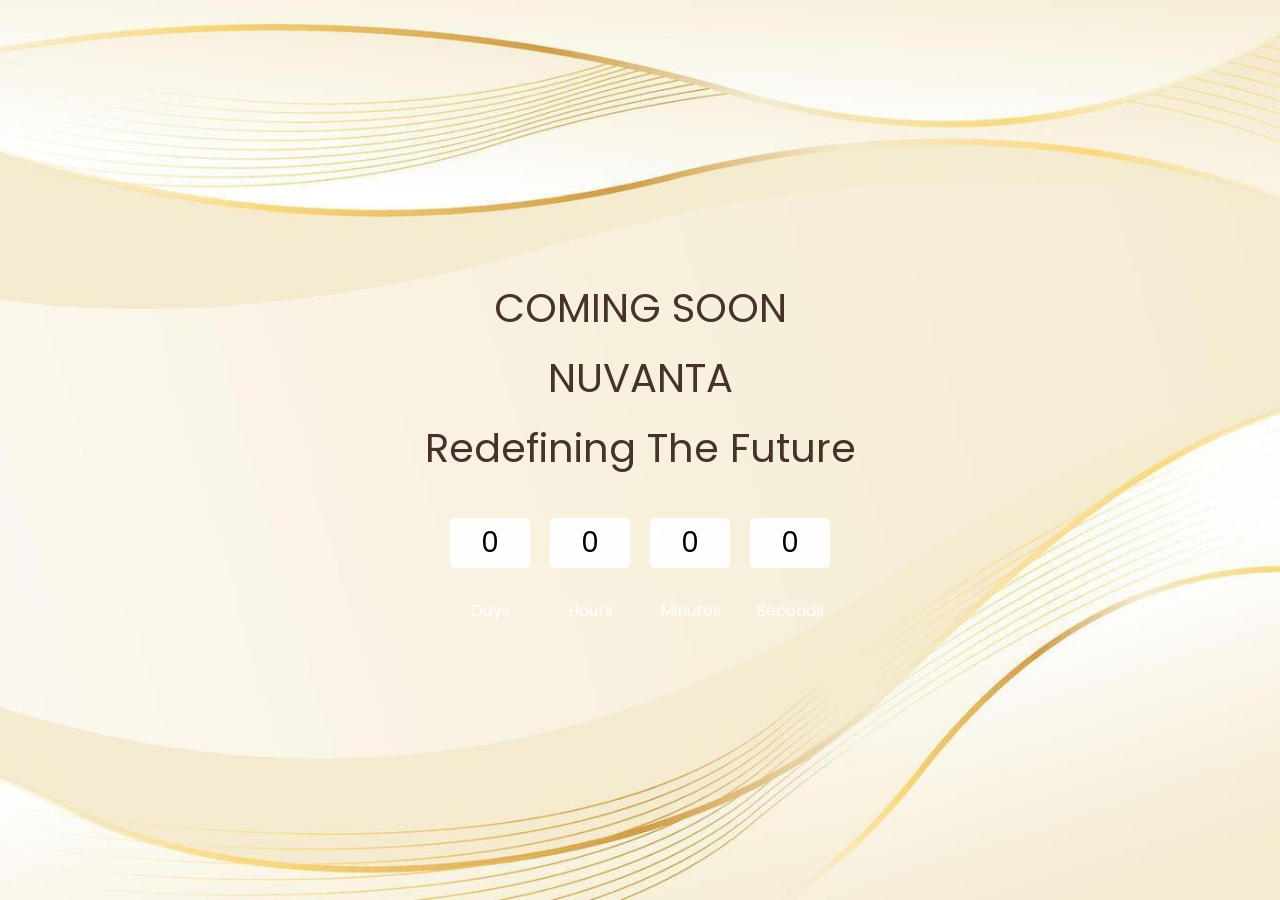
<file: count-down/index.html>
<!DOCTYPE html>
<html lang="en">

<head>
    <meta charset="UTF-8">
    <meta http-equiv="X-UA-Compatible" content="IE=edge">
    <meta name="viewport" content="width=device-width, initial-scale=1.0">
    <title>NUVANTA - Coming Soon</title>
    <link rel="stylesheet" href="css/custom.css">
</head>

<body>
    <div class="main">
        <div class="overlay">

            <div class="title">COMING SOON</div>
            <div class="title">NUVANTA</div>
            <div class="title">Redefining The Future</div>
            <div class="title" id="end-date" style="display:none;">15 March 2026 10:00 AM</div>

            <div class="col">
                <div>
                    <input type="text" readonly value="0">
                    <br/>
                    <label>Days</label>
                </div>
                <div>
                    <input type="text" readonly value="0">
                    <br/>
                    <label>Hours</label>
                </div>
                <div>
                    <input type="text" readonly value="0">
                    <br/>
                    <label>Minutes</label>
                </div>
                <div>
                    <input type="text" readonly value="0">
                    <br/>
                    <label>Seconds</label>
                </div>
            </div>

        </div>
    </div>

    <script src="js/app.js"></script>
</body>
</html>
</file>
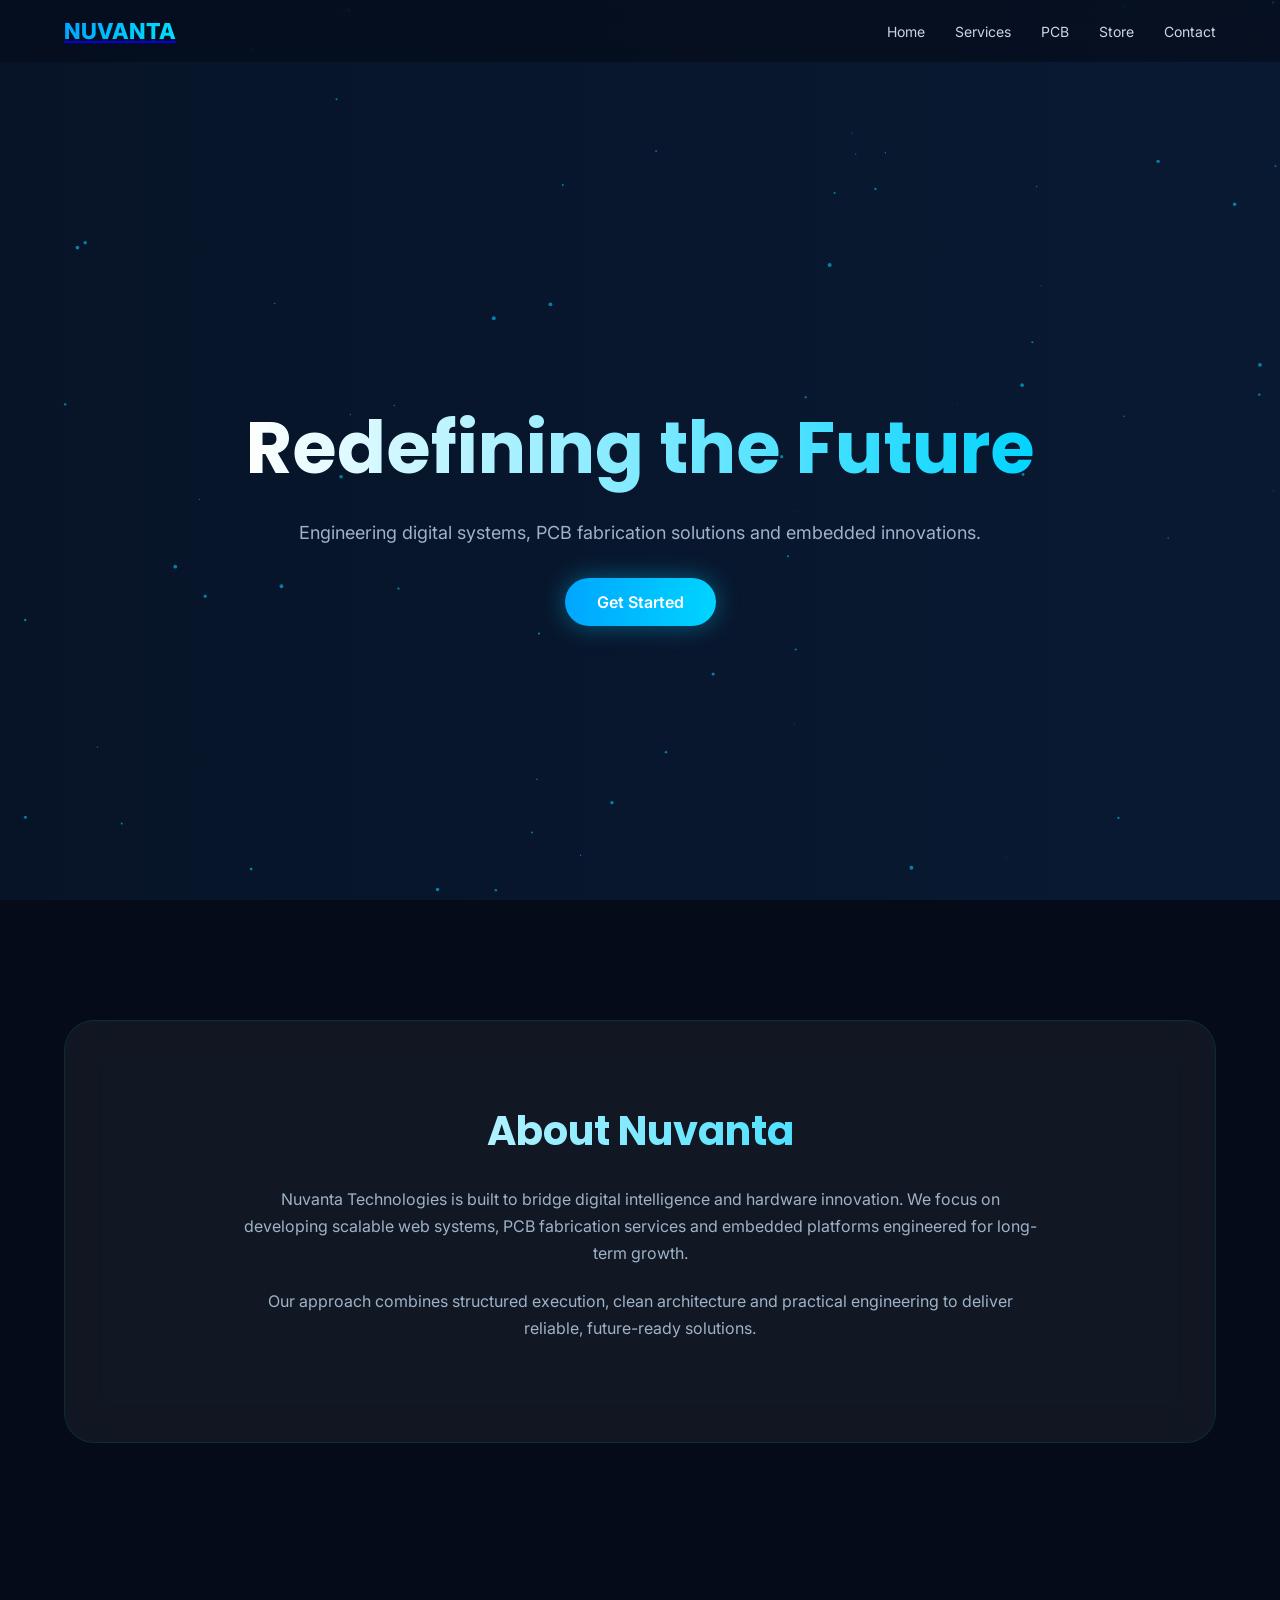
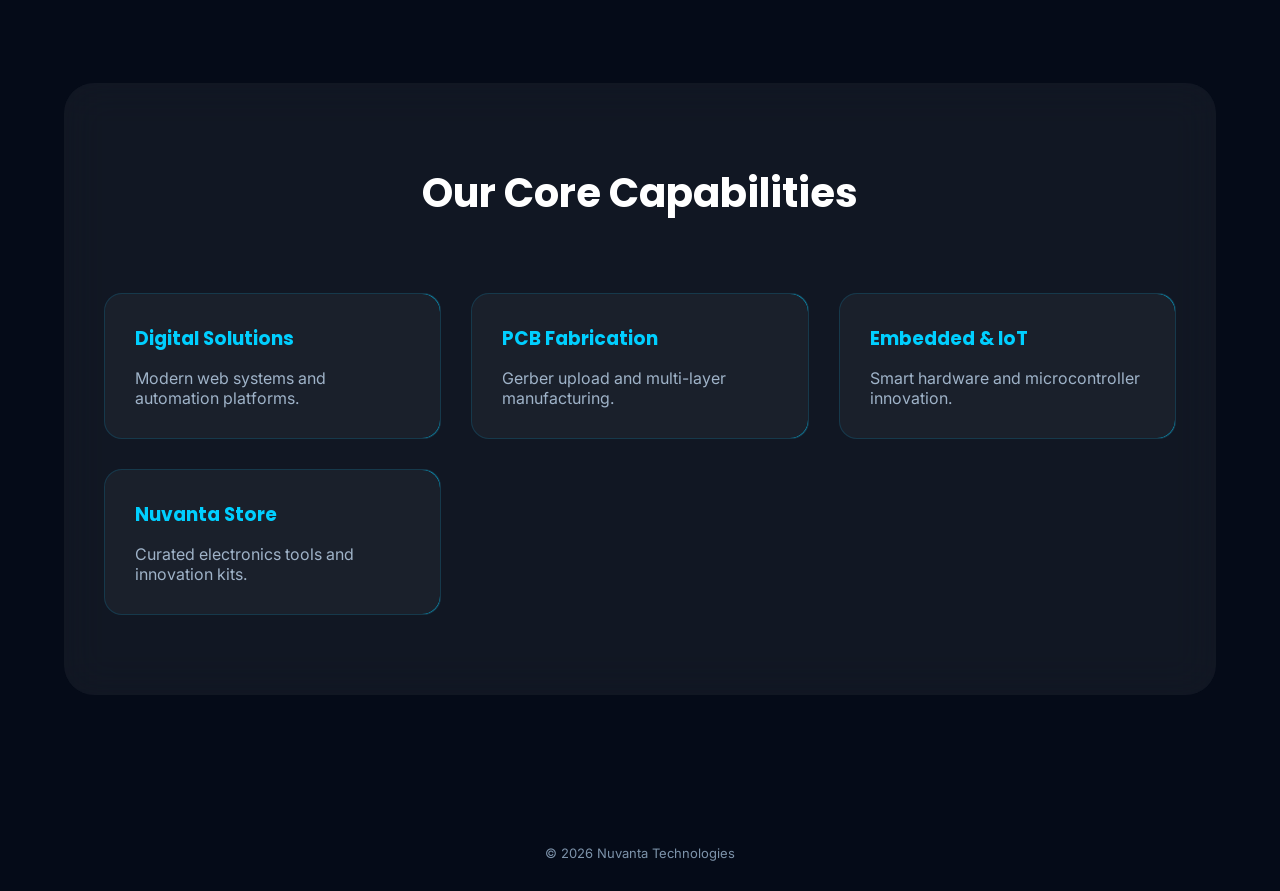
<file: frontend/index.html>
<!DOCTYPE html>
<html lang="en">
<head>
<meta charset="UTF-8">
<meta name="viewport" content="width=device-width, initial-scale=1.0">
<title>NamoNuvanta</title>

<link href="https://fonts.googleapis.com/css2?family=Poppins:wght@600;700;800&family=Inter:wght@400;500;600&display=swap" rel="stylesheet">

<style>

/* ================= ROOT ================= */

:root{
    --primary:#00cfff;
    --bg-dark:#050b18;
    --bg-secondary:#071428;
    --text-light:#9fb3c8;
}

/* ================= GLOBAL ================= */

*{
    margin:0;
    padding:0;
    box-sizing:border-box;
}

body{
    font-family:'Inter',sans-serif;
    background:var(--bg-dark);
    color:white;
    overflow-x:hidden;
}

h1,h2,h3{
    font-family:'Poppins',sans-serif;
}

.container{
    width:90%;
    max-width:1200px;
    margin:auto;
}

/* ================= ANIMATED GRADIENT BACKGROUND ================= */

body::before{
    content:"";
    position:fixed;
    inset:0;
    background:linear-gradient(270deg,#050b18,#071428,#0a1f3c,#071428);
    background-size:600% 600%;
    animation:bgMove 18s ease infinite;
    z-index:-3;
}

@keyframes bgMove{
    0%{background-position:0% 50%}
    50%{background-position:100% 50%}
    100%{background-position:0% 50%}
}

/* ================= NAV ================= */

nav{
    position:fixed;
    width:100%;
    padding:18px 0;
    backdrop-filter:blur(12px);
    background:rgba(5,11,24,0.6);
    z-index:1000;
}

.nav-inner{
    display:flex;
    justify-content:space-between;
    align-items:center;
}

.logo{
    font-weight:800;
    font-size:clamp(18px,2vw,22px);
    background:linear-gradient(90deg,#00a6ff,#00e0ff);
    -webkit-background-clip:text;
    -webkit-text-fill-color:transparent;
}

nav ul{
    list-style:none;
    display:flex;
    gap:30px;
}

nav ul li a{
    text-decoration:none;
    color:#cbd6e2;
    font-size:14px;
    transition:.3s;
}

nav ul li a:hover{
    color:var(--primary);
}

/* ================= HERO ================= */

.hero{
    min-height:100vh;
    display:flex;
    align-items:center;
    justify-content:center;
    text-align:center;
    padding-top:120px;
    position:relative;
}

.hero-content{
    max-width:850px;
    padding:0 20px;
}

.hero h1{
    font-size:clamp(36px,6vw,72px);
    margin-bottom:20px;
    background:linear-gradient(90deg,#ffffff,#00d4ff);
    -webkit-background-clip:text;
    -webkit-text-fill-color:transparent;
}

.hero p{
    color:var(--text-light);
    margin-bottom:35px;
    font-size:clamp(14px,2vw,18px);
}

.btn{
    display:inline-block;
    padding:14px 32px;
    border-radius:40px;
    background:linear-gradient(90deg,#00a6ff,#00d4ff);
    color:white;
    text-decoration:none;
    font-weight:600;
    box-shadow:0 0 25px rgba(0,200,255,0.4);
    transition:.3s;
}

.btn:hover{
    transform:translateY(-4px);
    box-shadow:0 0 35px rgba(0,200,255,0.7);
}

/* ================= PARTICLES ================= */

#particles{
    position:absolute;
    inset:0;
    z-index:-1;
}

/* ================= GLASS SECTION ================= */

.glass-section{
    padding:120px 0;
}

.glass-box{
    background:rgba(255,255,255,0.05);
    backdrop-filter:blur(20px);
    border-radius:30px;
    padding:80px 40px;
}

/* ================= FEATURES ================= */

.features h2{
    text-align:center;
    font-size:clamp(24px,4vw,40px);
    margin-bottom:70px;
}

.grid{
    display:grid;
    grid-template-columns:repeat(auto-fit,minmax(260px,1fr));
    gap:30px;
}

.card-link{
    text-decoration:none;
    color:inherit;
    display:block;
}

.card{
    position:relative;
    background:rgba(255,255,255,0.04);
    padding:30px;
    border-radius:18px;
    border:1px solid rgba(0,200,255,0.15);
    transition:.4s;
    overflow:hidden;
}

.card::before{
    content:"";
    position:absolute;
    inset:-2px;
    border-radius:20px;
    padding:2px;
    background:linear-gradient(90deg,transparent,#00cfff,transparent);
    background-size:200% 100%;
    animation:borderMove 4s linear infinite;
    -webkit-mask:
      linear-gradient(#000 0 0) content-box,
      linear-gradient(#000 0 0);
    -webkit-mask-composite:xor;
    mask-composite:exclude;
}

@keyframes borderMove{
    0%{background-position:0% 0}
    100%{background-position:200% 0}
}

.card-link:hover .card{
    transform:translateY(-10px);
    box-shadow:0 0 40px rgba(0,200,255,0.4);
}

.card h3{
    color:var(--primary);
    margin-bottom:15px;
}

.card p{
    color:var(--text-light);
}

/* ================= SCROLL REVEAL ================= */

.reveal{
    opacity:0;
    transform:translateY(80px);
    transition:all 1s ease;
}

.reveal.active{
    opacity:1;
    transform:translateY(0);
}
/* ================= ABOUT SECTION ================= */

.about-section{
    padding:120px 0;
}

.about-glass{
    background:rgba(255,255,255,0.05);
    backdrop-filter:blur(20px);
    border-radius:30px;
    padding:80px 40px;
    border:1px solid rgba(0,200,255,0.1);
    transition:.4s;
}

.about-glass:hover{
    box-shadow:0 0 40px rgba(0,200,255,0.3);
}

.about-content{
    max-width:800px;
    margin:auto;
    text-align:center;
}

.about-content h2{
    font-size:clamp(24px,4vw,40px);
    margin-bottom:25px;
    background:linear-gradient(90deg,#ffffff,#00d4ff);
    -webkit-background-clip:text;
    -webkit-text-fill-color:transparent;
}

.about-content p{
    color:var(--text-light);
    line-height:1.7;
    margin-bottom:20px;
}

/* ================= FOOTER ================= */

footer{
    padding:30px 0;
    text-align:center;
    color:#7d93aa;
    font-size:13px;
}

</style>
</head>
<body>

<nav>
<div class="container nav-inner">
    <a href="index.html"><div class="logo"> NUVANTA </div></a>
    <ul>
        <li><a href="index.html">Home</a></li>
        <li><a href="sirvices.html">Services</a></li>
        <li><a href="pcb.html">PCB</a></li>
        <li><a href="store.html">Store</a></li>
        <li><a href="contact.html">Contact</a></li>
    </ul>
</div>
</nav>

<section class="hero reveal">
<canvas id="particles"></canvas>
<div class="hero-content">
    <h1>Redefining the Future</h1>
    <p>Engineering digital systems, PCB fabrication solutions and embedded innovations.</p>
    <a href="contact.html" class="btn">Get Started</a>
</div>
</section>
<section class="about-section reveal">
<div class="container">
<div class="about-glass">

    <div class="about-content">
        <h2>About Nuvanta</h2>

        <p>
        Nuvanta Technologies is built to bridge digital intelligence and hardware innovation.
        We focus on developing scalable web systems, PCB fabrication services and embedded
        platforms engineered for long-term growth.
        </p>

        <p>
        Our approach combines structured execution, clean architecture and practical
        engineering to deliver reliable, future-ready solutions.
        </p>

    </div>

</div>
</div>
</section>

<section class="glass-section reveal">
<div class="container">
<div class="glass-box">

<div class="features">
<h2>Our Core Capabilities</h2>
<div class="grid">

<a href="sirvices.html" class="card-link">
<div class="card">
<h3>Digital Solutions</h3>
<p>Modern web systems and automation platforms.</p>
</div>
</a>

<a href="pcb.html" class="card-link">
<div class="card">
<h3>PCB Fabrication</h3>
<p>Gerber upload and multi-layer manufacturing.</p>
</div>
</a>

<a href="#" class="card-link">
<div class="card">
<h3>Embedded & IoT</h3>
<p>Smart hardware and microcontroller innovation.</p>
</div>
</a>

<a href="store.html" class="card-link">
<div class="card">
<h3>Nuvanta Store</h3>
<p>Curated electronics tools and innovation kits.</p>
</div>
</a>

</div>
</div>

</div>
</div>
</section>

<footer>
© 2026 Nuvanta Technologies
</footer>

<script>

/* Scroll Reveal */
function revealOnScroll(){
    document.querySelectorAll(".reveal").forEach(el=>{
        if(el.getBoundingClientRect().top < window.innerHeight-100){
            el.classList.add("active");
        }
    });
}
window.addEventListener("scroll",revealOnScroll);
revealOnScroll();

/* Particle System */
const canvas=document.getElementById("particles");
const ctx=canvas.getContext("2d");
let particles=[];
canvas.width=window.innerWidth;
canvas.height=window.innerHeight;

for(let i=0;i<80;i++){
    particles.push({
        x:Math.random()*canvas.width,
        y:Math.random()*canvas.height,
        size:Math.random()*2,
        speedY:Math.random()*0.5
    });
}

function animate(){
    ctx.clearRect(0,0,canvas.width,canvas.height);
    ctx.fillStyle="rgba(0,200,255,0.6)";
    particles.forEach(p=>{
        p.y+=p.speedY;
        if(p.y>canvas.height) p.y=0;
        ctx.beginPath();
        ctx.arc(p.x,p.y,p.size,0,Math.PI*2);
        ctx.fill();
    });
    requestAnimationFrame(animate);
}
animate();

</script>

</body>
</html>
</file>
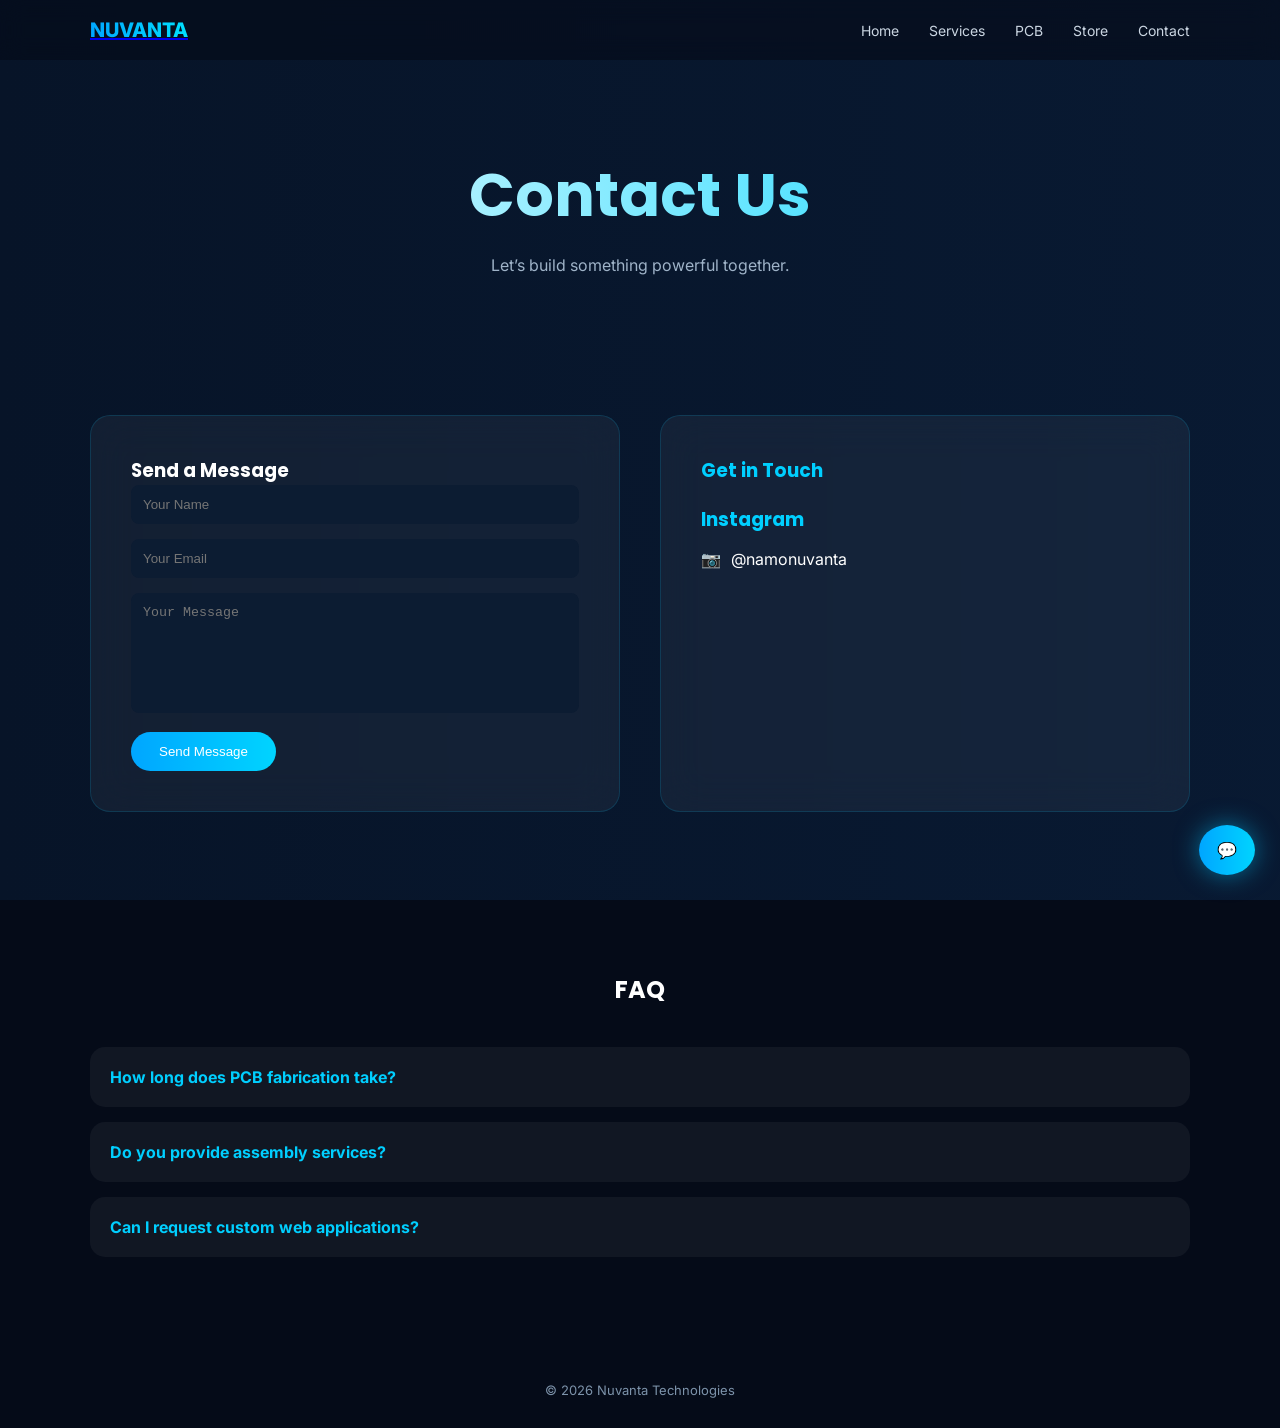
<file: frontend/contact.html>
<!DOCTYPE html>
<html lang="en">
<head>
<meta charset="UTF-8">
<meta name="viewport" content="width=device-width, initial-scale=1.0">
<title>Contact | Nuvanta Technologies</title>

<link href="https://fonts.googleapis.com/css2?family=Poppins:wght@600;700;800&family=Inter:wght@400;500;600&display=swap" rel="stylesheet">

<style>

/* ================= ROOT ================= */

:root{
    --primary:#00cfff;
    --bg-dark:#050b18;
    --bg-secondary:#071428;
    --text-light:#9fb3c8;
}

*{
    margin:0;
    padding:0;
    box-sizing:border-box;
}

body{
    font-family:'Inter',sans-serif;
    background:var(--bg-dark);
    color:white;
    overflow-x:hidden;
}

h1,h2,h3{
    font-family:'Poppins',sans-serif;
}

.container{
    width:90%;
    max-width:1100px;
    margin:auto;
}

/* ================= BACKGROUND ================= */

body::before{
    content:"";
    position:fixed;
    inset:0;
    background:linear-gradient(270deg,#050b18,#071428,#0a1f3c,#071428);
    background-size:600% 600%;
    animation:bgMove 18s ease infinite;
    z-index:-3;
}

@keyframes bgMove{
    0%{background-position:0% 50%}
    50%{background-position:100% 50%}
    100%{background-position:0% 50%}
}

/* ================= NAV ================= */

nav{
    position:fixed;
    width:100%;
    padding:18px 0;
    backdrop-filter:blur(12px);
    background:rgba(5,11,24,0.6);
    z-index:1000;
}

.nav-inner{
    display:flex;
    justify-content:space-between;
    align-items:center;
}

.logo{
    font-weight:800;
    font-size:20px;
    background:linear-gradient(90deg,#00a6ff,#00e0ff);
    -webkit-background-clip:text;
    -webkit-text-fill-color:transparent;
}

nav ul{
    list-style:none;
    display:flex;
    gap:30px;
}

nav ul li a{
    text-decoration:none;
    color:#cbd6e2;
    font-size:14px;
    transition:.3s;
}

nav ul li a:hover{
    color:var(--primary);
}

/* ================= HERO ================= */

.hero{
    padding-top:150px;
    padding-bottom:60px;
    text-align:center;
}

.hero h1{
    font-size:clamp(30px,5vw,60px);
    margin-bottom:15px;
    background:linear-gradient(90deg,#ffffff,#00d4ff);
    -webkit-background-clip:text;
    -webkit-text-fill-color:transparent;
}

.hero p{
    color:var(--text-light);
}

/* ================= CONTACT GRID ================= */

.contact-section{
    padding:80px 0;
}

.grid{
    display:grid;
    grid-template-columns:repeat(auto-fit,minmax(300px,1fr));
    gap:40px;
}

/* ================= FORM ================= */

.form-box{
    background:rgba(255,255,255,0.05);
    backdrop-filter:blur(20px);
    padding:40px;
    border-radius:20px;
    border:1px solid rgba(0,200,255,0.15);
}

.form-box input,
.form-box textarea{
    width:100%;
    padding:12px;
    margin-bottom:15px;
    border-radius:8px;
    border:none;
    background:#0c1c32;
    color:white;
}

.form-box textarea{
    resize:none;
    height:120px;
}

.btn{
    display:inline-block;
    padding:12px 28px;
    border-radius:30px;
    background:linear-gradient(90deg,#00a6ff,#00d4ff);
    color:white;
    text-decoration:none;
    border:none;
    cursor:pointer;
    transition:.3s;
}

.btn:hover{
    transform:translateY(-3px);
}

/* ================= INFO BOX ================= */

.info-box{
    background:rgba(255,255,255,0.05);
    backdrop-filter:blur(20px);
    padding:40px;
    border-radius:20px;
    border:1px solid rgba(0,200,255,0.15);
}

.info-box h3{
    color:var(--primary);
    margin-bottom:15px;
}

.info-box p{
    color:var(--text-light);
    margin-bottom:10px;
}

.social{
    margin-top:20px;
}

.social a{
    display:flex;
    align-items:center;
    gap:10px;
    color:white;
    text-decoration:none;
    margin-bottom:10px;
    transition:.3s;
}

.social a:hover{
    color:var(--primary);
}

/* ================= FAQ ================= */

.faq{
    padding:80px 0;
}

.faq-item{
    margin-bottom:15px;
    background:rgba(255,255,255,0.05);
    padding:20px;
    border-radius:15px;
    cursor:pointer;
}

.faq-item h4{
    color:var(--primary);
}

.faq-item p{
    display:none;
    margin-top:10px;
    color:var(--text-light);
}

/* ================= CHAT BUTTON ================= */

.chat-btn{
    position:fixed;
    bottom:25px;
    right:25px;
    background:linear-gradient(90deg,#00a6ff,#00d4ff);
    padding:15px 18px;
    border-radius:50%;
    box-shadow:0 0 25px rgba(0,200,255,0.5);
    cursor:pointer;
    z-index:1000;
}

/* ================= FOOTER ================= */

footer{
    padding:30px 0;
    text-align:center;
    color:#7d93aa;
    font-size:13px;
}

</style>
</head>
<body>

<nav>
<div class="container nav-inner">
    <a href="index.html"><div class="logo"> NUVANTA </div></a>
    <ul>
        <li><a href="index.html">Home</a></li>
        <li><a href="sirvices.html">Services</a></li>
        <li><a href="pcb.html">PCB</a></li>
        <li><a href="store.html">Store</a></li>
        <li><a href="contact.html">Contact</a></li>
    </ul>
</div>
</nav>

<section class="hero">
<div class="container">
    <h1>Contact Us</h1>
    <p>Let’s build something powerful together.</p>
</div>
</section>

<section class="contact-section">
<div class="container">
<div class="grid">

<div class="form-box">
<h3>Send a Message</h3>
<input type="text" placeholder="Your Name">
<input type="email" placeholder="Your Email">
<textarea placeholder="Your Message"></textarea>
<button class="btn">Send Message</button>
</div>

<div class="info-box">
<h3>Get in Touch</h3>

<div class="social">
<h3>Instagram</h3>
<a href="https://www.instagram.com/namonuvanta/"><span>📷</span> @namonuvanta</a>

</div>

</div>

</div>
</div>
</section>

<section class="faq">
<div class="container">
<h2 style="text-align:center;margin-bottom:40px;">FAQ</h2>

<div class="faq-item" onclick="toggleFAQ(this)">
<h4>How long does PCB fabrication take?</h4>
<p>Typically 5–10 working days depending on complexity and quantity.</p>
</div>

<div class="faq-item" onclick="toggleFAQ(this)">
<h4>Do you provide assembly services?</h4>
<p>Assembly services are planned for future release.</p>
</div>

<div class="faq-item" onclick="toggleFAQ(this)">
<h4>Can I request custom web applications?</h4>
<p>Yes, we develop custom digital platforms based on requirements.</p>
</div>

</div>
</section>

<div class="chat-btn" onclick="alert('Chat integration coming soon!')">
💬
</div>

<footer>
© 2026 Nuvanta Technologies
</footer>

<script>
function toggleFAQ(element){
    const p = element.querySelector("p");
    p.style.display = p.style.display === "block" ? "none" : "block";
}
</script>

</body>
</html>
</file>
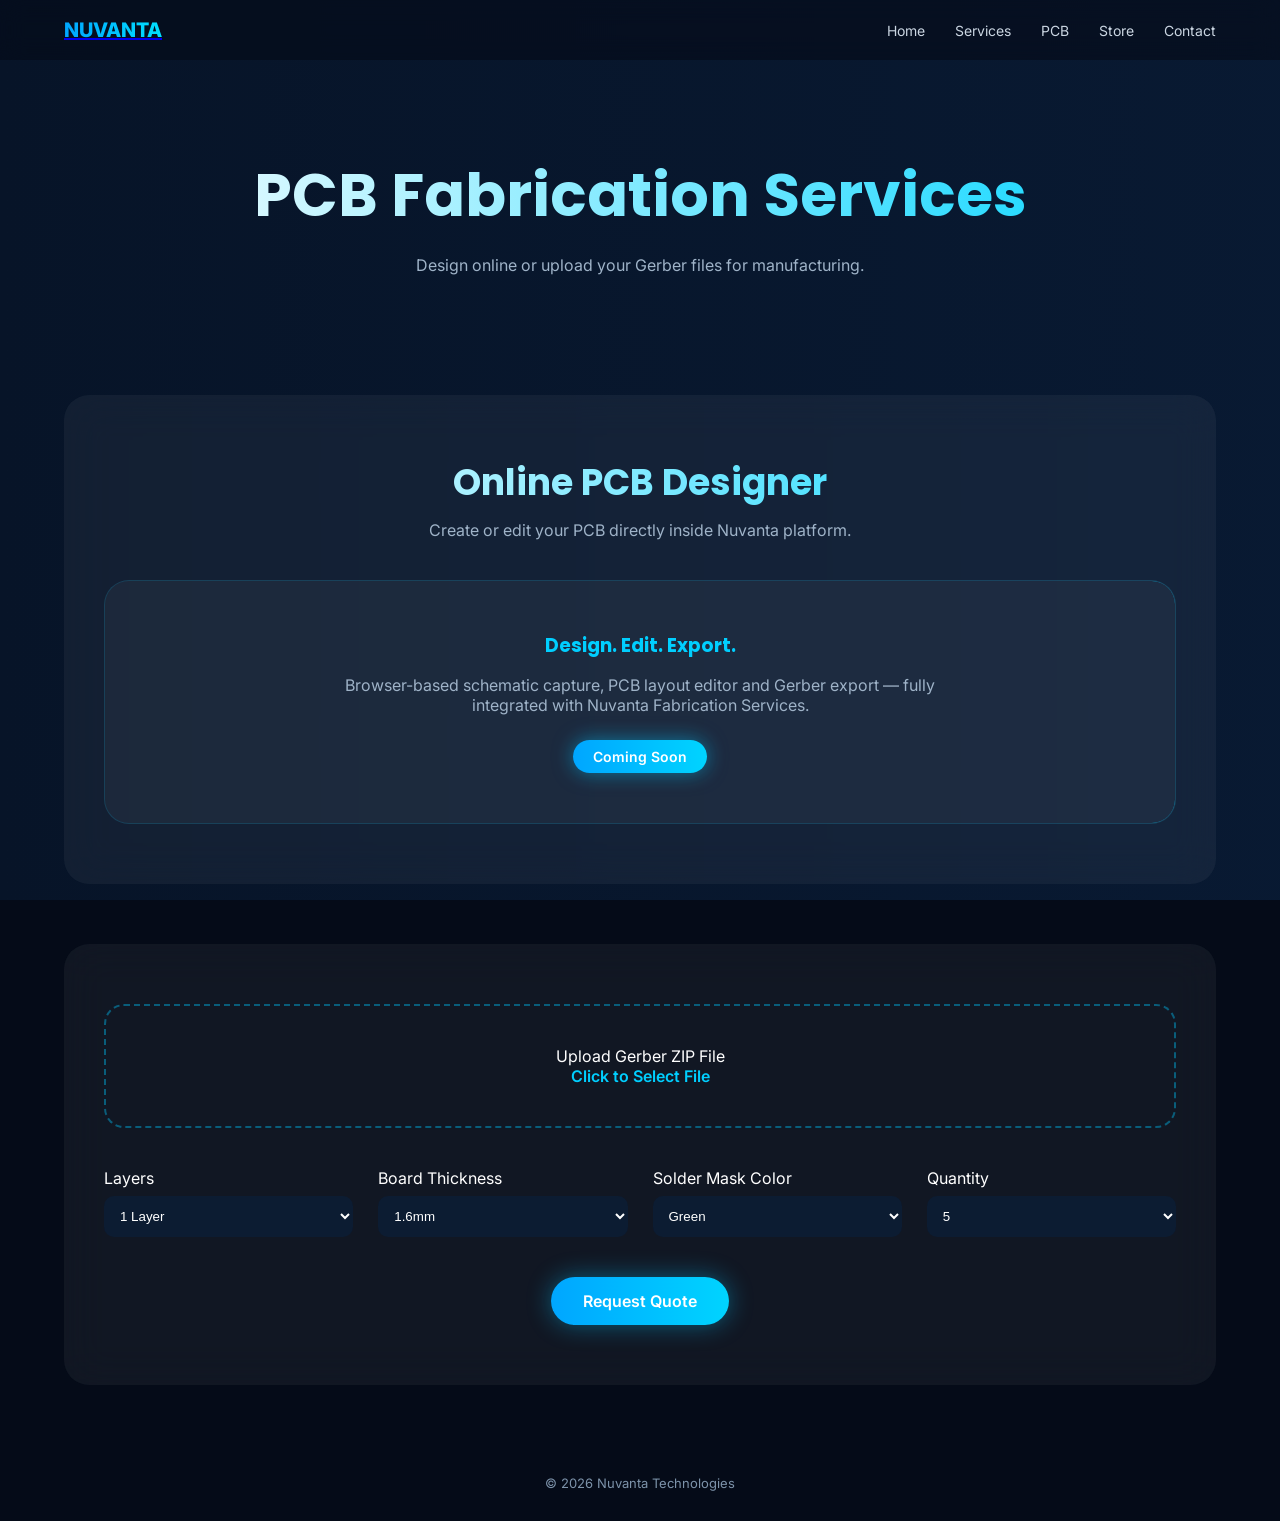
<file: frontend/pcb.html>
<!DOCTYPE html>
<html lang="en">
<head>
<meta charset="UTF-8">
<meta name="viewport" content="width=device-width, initial-scale=1.0">
<title>PCB Fabrication | Nuvanta Technologies</title>

<link href="https://fonts.googleapis.com/css2?family=Poppins:wght@600;700;800&family=Inter:wght@400;500;600&display=swap" rel="stylesheet">

<style>

/* ================= ROOT ================= */

:root{
    --primary:#00cfff;
    --bg-dark:#050b18;
    --bg-secondary:#071428;
    --text-light:#9fb3c8;
}

*{
    margin:0;
    padding:0;
    box-sizing:border-box;
}

body{
    font-family:'Inter',sans-serif;
    background:var(--bg-dark);
    color:white;
    overflow-x:hidden;
}

h1,h2,h3{
    font-family:'Poppins',sans-serif;
}

.container{
    width:90%;
    max-width:1200px;
    margin:auto;
}

/* ================= ANIMATED BACKGROUND ================= */

body::before{
    content:"";
    position:fixed;
    inset:0;
    background:linear-gradient(270deg,#050b18,#071428,#0a1f3c,#071428);
    background-size:600% 600%;
    animation:bgMove 18s ease infinite;
    z-index:-3;
}

@keyframes bgMove{
    0%{background-position:0% 50%}
    50%{background-position:100% 50%}
    100%{background-position:0% 50%}
}

/* ================= NAV ================= */

nav{
    position:fixed;
    width:100%;
    padding:18px 0;
    backdrop-filter:blur(12px);
    background:rgba(5,11,24,0.6);
    z-index:1000;
}

.nav-inner{
    display:flex;
    justify-content:space-between;
    align-items:center;
}

.logo{
    font-weight:800;
    font-size:20px;
    background:linear-gradient(90deg,#00a6ff,#00e0ff);
    -webkit-background-clip:text;
    -webkit-text-fill-color:transparent;
}

nav ul{
    list-style:none;
    display:flex;
    gap:30px;
}

nav ul li a{
    text-decoration:none;
    color:#cbd6e2;
    font-size:14px;
    transition:.3s;
}

nav ul li a:hover{
    color:var(--primary);
}

/* ================= HERO ================= */

.hero{
    padding-top:150px;
    padding-bottom:60px;
    text-align:center;
}

.hero h1{
    font-size:clamp(30px,5vw,60px);
    margin-bottom:15px;
    background:linear-gradient(90deg,#ffffff,#00d4ff);
    -webkit-background-clip:text;
    -webkit-text-fill-color:transparent;
}

.hero p{
    color:var(--text-light);
}

/* ================= GLASS SECTIONS ================= */

.glass{
    background:rgba(255,255,255,0.05);
    backdrop-filter:blur(20px);
    border-radius:25px;
    padding:60px 40px;
    margin:60px 0;
}

/* ================= DESIGNER BOX ================= */

.designer-box{
    position:relative;
    padding:50px;
    border-radius:25px;
    background:rgba(255,255,255,0.04);
    border:1px solid rgba(0,200,255,0.15);
    overflow:hidden;
    transition:.4s;
}

.designer-box::before{
    content:"";
    position:absolute;
    inset:-2px;
    border-radius:25px;
    padding:2px;
    background:linear-gradient(90deg,transparent,#00cfff,transparent);
    background-size:200% 100%;
    animation:borderMove 5s linear infinite;
    -webkit-mask:
      linear-gradient(#000 0 0) content-box,
      linear-gradient(#000 0 0);
    -webkit-mask-composite:xor;
    mask-composite:exclude;
}

@keyframes borderMove{
    0%{background-position:0% 0}
    100%{background-position:200% 0}
}

.designer-box:hover{
    transform:translateY(-8px);
    box-shadow:0 0 40px rgba(0,200,255,0.4);
}

.designer-content{
    text-align:center;
}

.designer-content h3{
    color:var(--primary);
    margin-bottom:15px;
}

.designer-content p{
    color:var(--text-light);
    max-width:600px;
    margin:auto;
    margin-bottom:25px;
}

.coming-badge{
    display:inline-block;
    padding:8px 20px;
    border-radius:30px;
    background:linear-gradient(90deg,#00a6ff,#00d4ff);
    font-weight:600;
    font-size:14px;
    box-shadow:0 0 20px rgba(0,200,255,0.5);
}

/* ================= UPLOAD AREA ================= */

.upload-box{
    border:2px dashed rgba(0,200,255,0.4);
    border-radius:20px;
    padding:40px;
    text-align:center;
    transition:.3s;
}

.upload-box:hover{
    border-color:var(--primary);
    box-shadow:0 0 25px rgba(0,200,255,0.4);
}

.upload-box input{
    display:none;
}

.upload-box label{
    cursor:pointer;
    color:var(--primary);
    font-weight:600;
}

/* ================= GRID ================= */

.grid{
    display:grid;
    grid-template-columns:repeat(auto-fit,minmax(220px,1fr));
    gap:25px;
    margin-top:40px;
}

.select-group{
    display:flex;
    flex-direction:column;
}

select{
    padding:12px;
    border-radius:10px;
    border:none;
    background:#0c1c32;
    color:white;
    margin-top:8px;
}

/* ================= BUTTON ================= */

.btn{
    margin-top:40px;
    display:inline-block;
    padding:14px 32px;
    border-radius:40px;
    background:linear-gradient(90deg,#00a6ff,#00d4ff);
    color:white;
    text-decoration:none;
    font-weight:600;
    box-shadow:0 0 25px rgba(0,200,255,0.4);
    transition:.3s;
}

.btn:hover{
    transform:translateY(-4px);
}

/* ================= SCROLL REVEAL ================= */

.reveal{
    opacity:0;
    transform:translateY(60px);
    transition:all 1s ease;
}

.reveal.active{
    opacity:1;
    transform:translateY(0);
}

/* ================= FOOTER ================= */

footer{
    padding:30px 0;
    text-align:center;
    color:#7d93aa;
    font-size:13px;
}

</style>
</head>
<body>

<nav>
<div class="container nav-inner">
    <a href="index.html"><div class="logo"> NUVANTA </div></a>
    <ul>
        <li><a href="index.html">Home</a></li>
        <li><a href="sirvices.html">Services</a></li>
        <li><a href="pcb.html">PCB</a></li>
        <li><a href="store.html">Store</a></li>
        <li><a href="contact.html">Contact</a></li>
    </ul>
</div>
</nav>

<section class="hero reveal">
<div class="container">
    <h1>PCB Fabrication Services</h1>
    <p>Design online or upload your Gerber files for manufacturing.</p>
</div>
</section>

<!-- DESIGNER FIRST -->

<section class="container reveal">
<div class="glass">

    <div style="text-align:center; margin-bottom:40px;">
        <h2 style="
            font-size:clamp(24px,4vw,36px);
            background:linear-gradient(90deg,#ffffff,#00d4ff);
            -webkit-background-clip:text;
            -webkit-text-fill-color:transparent;
        ">
            Online PCB Designer
        </h2>
        <p style="color:var(--text-light); margin-top:10px;">
            Create or edit your PCB directly inside Nuvanta platform.
        </p>
    </div>

    <div class="designer-box">
        <div class="designer-content">
            <h3>Design. Edit. Export.</h3>
            <p>
                Browser-based schematic capture, PCB layout editor and Gerber export —
                fully integrated with Nuvanta Fabrication Services.
            </p>

            <div class="coming-badge">Coming Soon</div>
        </div>
    </div>

</div>
</section>

<!-- UPLOAD SECOND -->

<section class="container reveal">
<div class="glass">

    <div class="upload-box">
        <p>Upload Gerber ZIP File</p>
        <label for="fileUpload">Click to Select File</label>
        <input type="file" id="fileUpload" accept=".zip">
    </div>

    <div class="grid">
        <div class="select-group">
            <label>Layers</label>
            <select>
                <option>1 Layer</option>
                <option>2 Layer</option>
                <option>4 Layer</option>
            </select>
        </div>

        <div class="select-group">
            <label>Board Thickness</label>
            <select>
                <option>1.6mm</option>
                <option>1.2mm</option>
                <option>0.8mm</option>
            </select>
        </div>

        <div class="select-group">
            <label>Solder Mask Color</label>
            <select>
                <option>Green</option>
                <option>Blue</option>
                <option>Black</option>
                <option>Red</option>
            </select>
        </div>

        <div class="select-group">
            <label>Quantity</label>
            <select>
                <option>5</option>
                <option>10</option>
                <option>20</option>
                <option>50</option>
            </select>
        </div>
    </div>

    <div style="text-align:center;">
        <a href="#" class="btn">Request Quote</a>
    </div>

</div>
</section>

<footer>
© 2026 Nuvanta Technologies
</footer>

<script>
function revealOnScroll(){
    document.querySelectorAll(".reveal").forEach(el=>{
        if(el.getBoundingClientRect().top < window.innerHeight-100){
            el.classList.add("active");
        }
    });
}
window.addEventListener("scroll",revealOnScroll);
revealOnScroll();
</script>

</body>
</html>
</file>
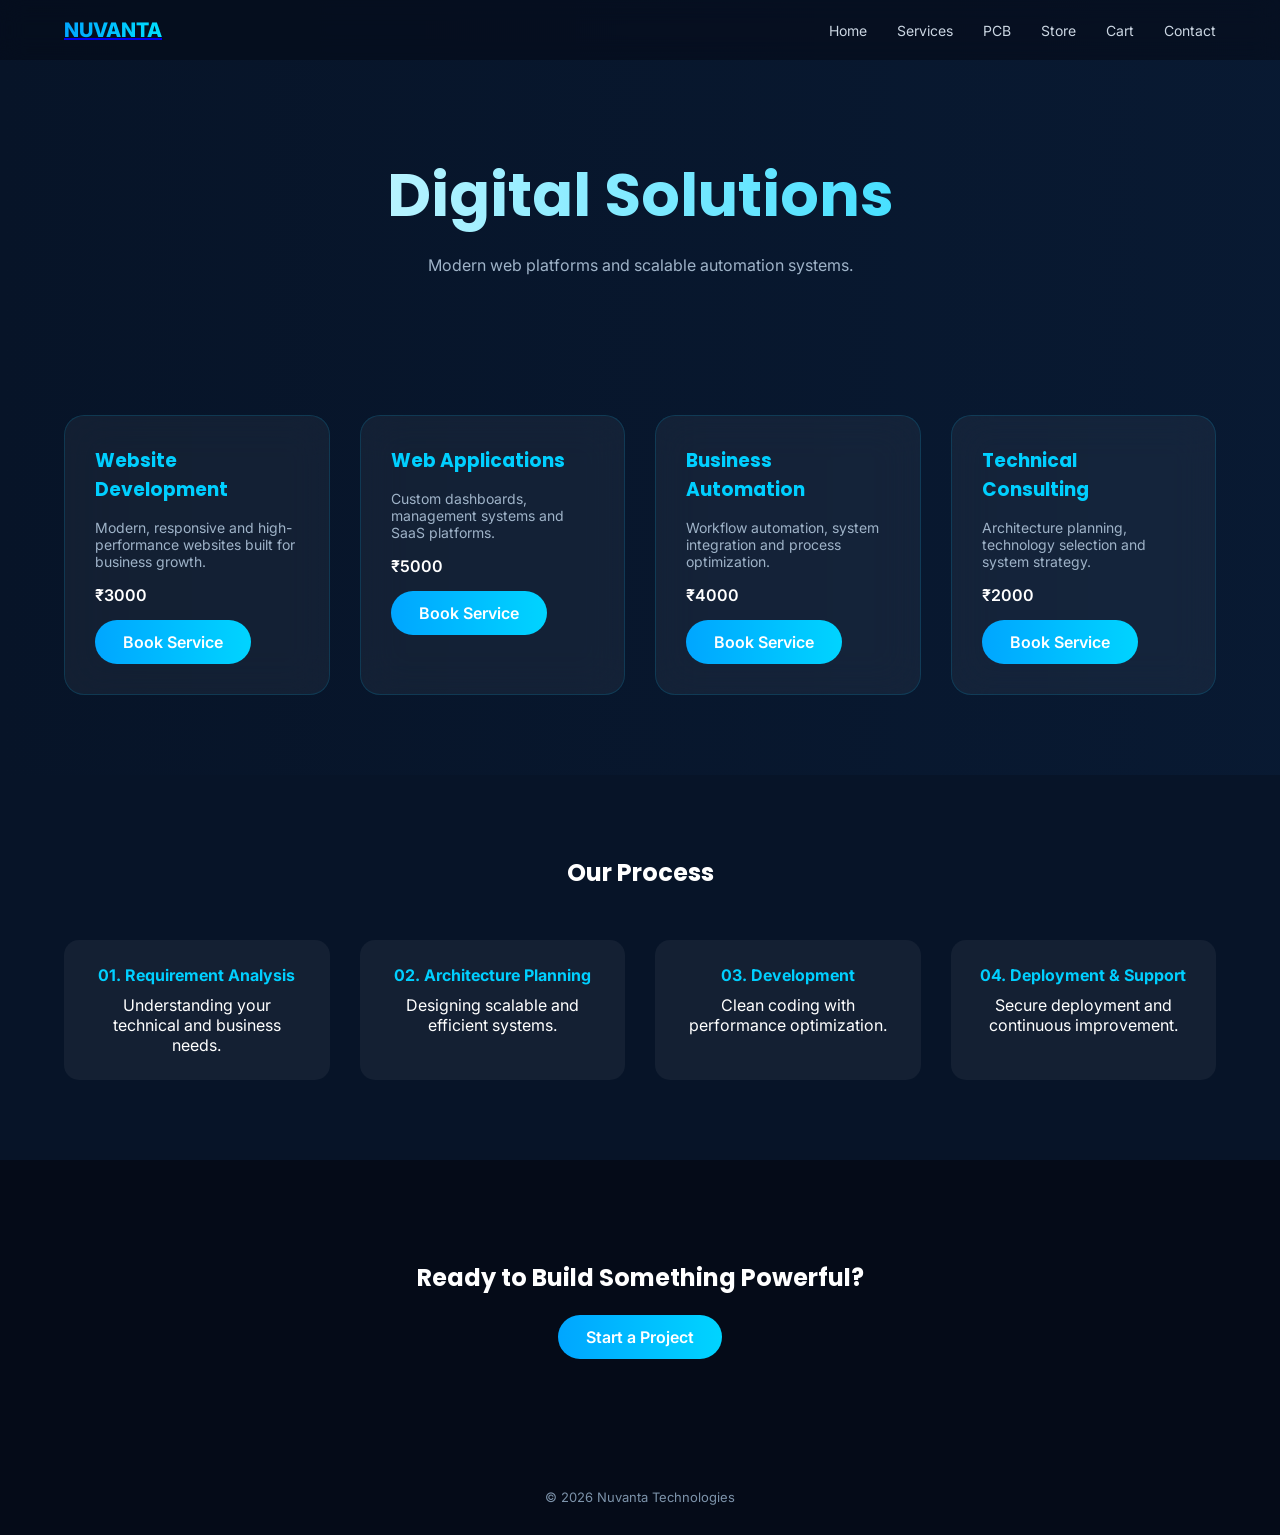
<file: frontend/sirvices.html>
<!DOCTYPE html>
<html lang="en">
<head>
<meta charset="UTF-8">
<meta name="viewport" content="width=device-width, initial-scale=1.0">
<title>Digital Solutions | Nuvanta Technologies</title>

<link href="https://fonts.googleapis.com/css2?family=Poppins:wght@600;700;800&family=Inter:wght@400;500;600&display=swap" rel="stylesheet">

<style>

/* ================= ROOT ================= */

:root{
    --primary:#00cfff;
    --bg-dark:#050b18;
    --bg-secondary:#071428;
    --text-light:#9fb3c8;
}

*{
    margin:0;
    padding:0;
    box-sizing:border-box;
}

body{
    font-family:'Inter',sans-serif;
    background:var(--bg-dark);
    color:white;
    overflow-x:hidden;
}

h1,h2,h3{
    font-family:'Poppins',sans-serif;
}

.container{
    width:90%;
    max-width:1200px;
    margin:auto;
}

/* ================= ANIMATED BACKGROUND ================= */

body::before{
    content:"";
    position:fixed;
    inset:0;
    background:linear-gradient(270deg,#050b18,#071428,#0a1f3c,#071428);
    background-size:600% 600%;
    animation:bgMove 18s ease infinite;
    z-index:-3;
}

@keyframes bgMove{
    0%{background-position:0% 50%}
    50%{background-position:100% 50%}
    100%{background-position:0% 50%}
}

/* ================= NAV ================= */

nav{
    position:fixed;
    width:100%;
    padding:18px 0;
    backdrop-filter:blur(12px);
    background:rgba(5,11,24,0.6);
    z-index:1000;
}

.nav-inner{
    display:flex;
    justify-content:space-between;
    align-items:center;
}

.logo{
    font-weight:800;
    font-size:20px;
    background:linear-gradient(90deg,#00a6ff,#00e0ff);
    -webkit-background-clip:text;
    -webkit-text-fill-color:transparent;
}

nav ul{
    list-style:none;
    display:flex;
    gap:30px;
}

nav ul li a{
    text-decoration:none;
    color:#cbd6e2;
    font-size:14px;
    transition:.3s;
}

nav ul li a:hover{
    color:var(--primary);
}

/* ================= HERO ================= */

.hero{
    padding-top:150px;
    padding-bottom:60px;
    text-align:center;
}

.hero h1{
    font-size:clamp(30px,5vw,60px);
    margin-bottom:15px;
    background:linear-gradient(90deg,#ffffff,#00d4ff);
    -webkit-background-clip:text;
    -webkit-text-fill-color:transparent;
}

.hero p{
    color:var(--text-light);
}

/* ================= SERVICES ================= */

.services{
    padding:80px 0;
}

.grid{
    display:grid;
    grid-template-columns:repeat(auto-fit,minmax(260px,1fr));
    gap:30px;
}

.service-card{
    background:rgba(255,255,255,0.05);
    backdrop-filter:blur(20px);
    border-radius:20px;
    padding:30px;
    border:1px solid rgba(0,200,255,0.15);
    transition:.4s;
}

.service-card:hover{
    transform:translateY(-10px);
    box-shadow:0 0 40px rgba(0,200,255,0.4);
    border-color:var(--primary);
}

.service-card h3{
    color:var(--primary);
    margin-bottom:15px;
}

.service-card p{
    color:var(--text-light);
    font-size:14px;
}

.price{
margin-top:15px;
margin-bottom:15px;
font-weight:600;
}

.btn{
display:inline-block;
padding:12px 28px;
border-radius:40px;
background:linear-gradient(90deg,#00a6ff,#00d4ff);
color:white;
text-decoration:none;
font-weight:600;
transition:.3s;
cursor:pointer;
}

.btn:hover{
transform:translateY(-4px);
}

/* ================= PROCESS ================= */

.process{
    padding:80px 0;
    background:var(--bg-secondary);
    text-align:center;
}

.process h2{
    margin-bottom:50px;
}

.steps{
    display:grid;
    grid-template-columns:repeat(auto-fit,minmax(200px,1fr));
    gap:30px;
}

.step{
    background:rgba(255,255,255,0.05);
    padding:25px;
    border-radius:15px;
}

.step h4{
    color:var(--primary);
    margin-bottom:10px;
}

/* ================= CTA ================= */

.cta{
    padding:100px 20px;
    text-align:center;
}

/* ================= FOOTER ================= */

footer{
    padding:30px 0;
    text-align:center;
    color:#7d93aa;
    font-size:13px;
}

</style>
</head>
<body>

<nav>
<div class="container nav-inner">
<a href="index.html"><div class="logo">NUVANTA</div></a>

<ul>
<li><a href="index.html">Home</a></li>
<li><a href="sirvices.html">Services</a></li>
<li><a href="pcb.html">PCB</a></li>
<li><a href="store.html">Store</a></li>
<li><a href="http://127.0.0.1:5000/cart">Cart</a></li>
<li><a href="contact.html">Contact</a></li>
</ul>
</div>
</nav>

<section class="hero">
<div class="container">
<h1>Digital Solutions</h1>
<p>Modern web platforms and scalable automation systems.</p>
</div>
</section>

<section class="services">
<div class="container">
<div class="grid">

<div class="service-card">
<h3>Website Development</h3>
<p>Modern, responsive and high-performance websites built for business growth.</p>
<div class="price">₹3000</div>
<a href="#" onclick="addToCart('Website Development',3000,'service')" class="btn">Book Service</a>
</div>

<div class="service-card">
<h3>Web Applications</h3>
<p>Custom dashboards, management systems and SaaS platforms.</p>
<div class="price">₹5000</div>
<a href="#" onclick="addToCart('Web Applications',5000,'service')" class="btn">Book Service</a>
</div>

<div class="service-card">
<h3>Business Automation</h3>
<p>Workflow automation, system integration and process optimization.</p>
<div class="price">₹4000</div>
<a href="#" onclick="addToCart('Business Automation',4000,'service')" class="btn">Book Service</a>
</div>

<div class="service-card">
<h3>Technical Consulting</h3>
<p>Architecture planning, technology selection and system strategy.</p>
<div class="price">₹2000</div>
<a href="#" onclick="addToCart('Technical Consulting',2000,'service')" class="btn">Book Service</a>
</div>

</div>
</div>
</section>

<section class="process">
<div class="container">
<h2>Our Process</h2>

<div class="steps">

<div class="step">
<h4>01. Requirement Analysis</h4>
<p>Understanding your technical and business needs.</p>
</div>

<div class="step">
<h4>02. Architecture Planning</h4>
<p>Designing scalable and efficient systems.</p>
</div>

<div class="step">
<h4>03. Development</h4>
<p>Clean coding with performance optimization.</p>
</div>

<div class="step">
<h4>04. Deployment & Support</h4>
<p>Secure deployment and continuous improvement.</p>
</div>

</div>
</div>
</section>

<section class="cta">
<h2>Ready to Build Something Powerful?</h2>
<br>
<a href="#" class="btn">Start a Project</a>
</section>

<footer>
© 2026 Nuvanta Technologies
</footer>

<script>

function addToCart(name, price, type){

fetch(`http://127.0.0.1:5000/add_to_cart?name=${name}&price=${price}&type=${type}`,{
method:"GET",
credentials:"include"
})
.then(res=>res.json())
.then(data=>{
alert("Service added to cart");
})
.catch(err=>{
console.log(err);
});

}

</script>

</body>
</html>
</file>
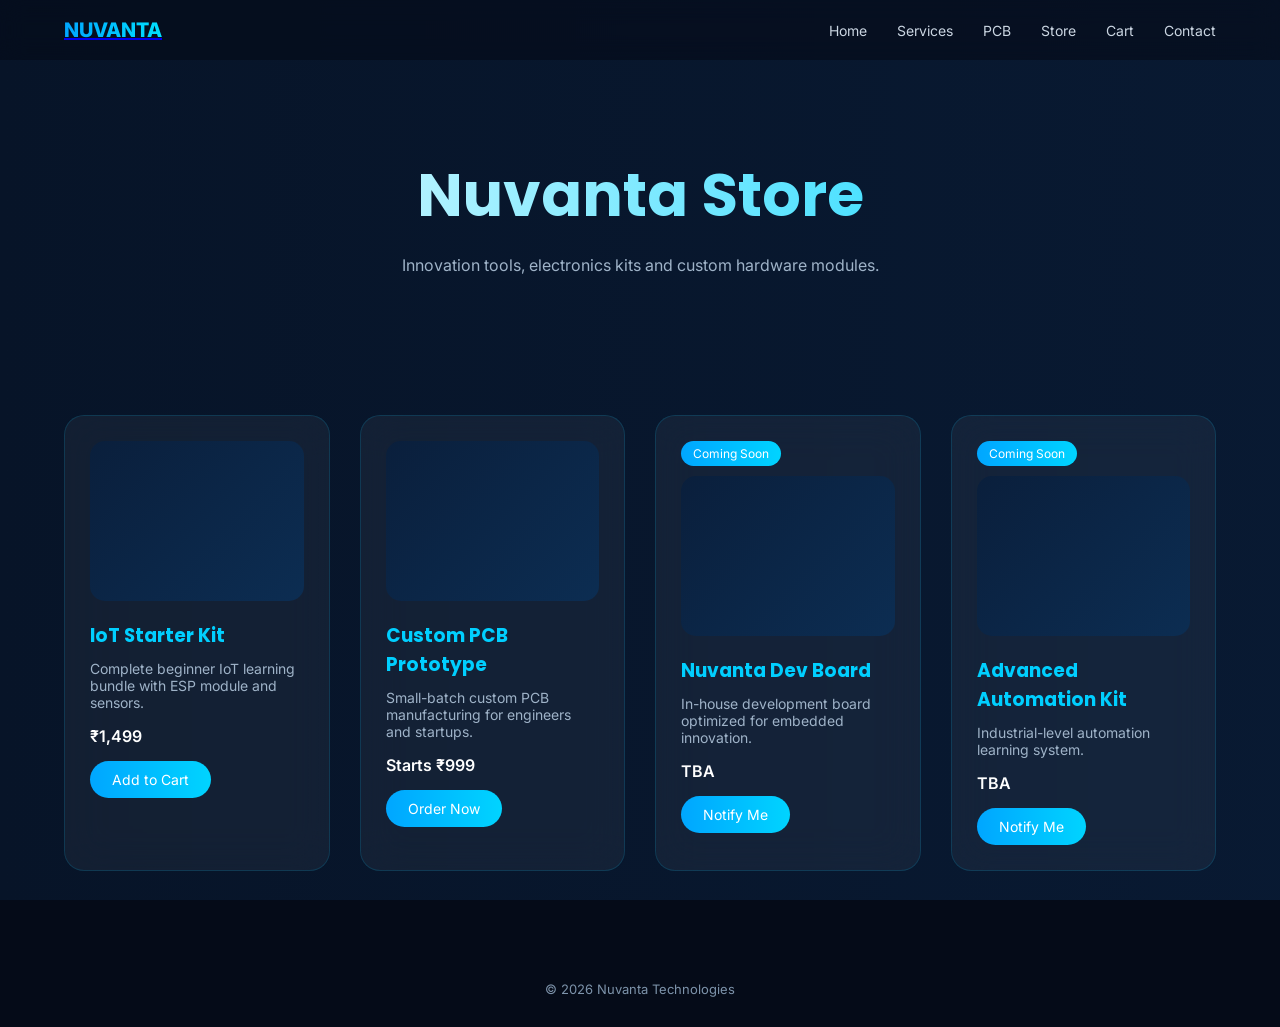
<file: frontend/store.html>
<!DOCTYPE html>
<html lang="en">
<head>
<meta charset="UTF-8">
<meta name="viewport" content="width=device-width, initial-scale=1.0">
<title>Nuvanta Store | Innovation Tools</title>

<link href="https://fonts.googleapis.com/css2?family=Poppins:wght@600;700;800&family=Inter:wght@400;500;600&display=swap" rel="stylesheet">

<style>

/* ================= ROOT ================= */

:root{
    --primary:#00cfff;
    --bg-dark:#050b18;
    --bg-secondary:#071428;
    --text-light:#9fb3c8;
}

*{
    margin:0;
    padding:0;
    box-sizing:border-box;
}

body{
    font-family:'Inter',sans-serif;
    background:var(--bg-dark);
    color:white;
    overflow-x:hidden;
}

h1,h2,h3{
    font-family:'Poppins',sans-serif;
}

.container{
    width:90%;
    max-width:1200px;
    margin:auto;
}

/* ================= ANIMATED BACKGROUND ================= */

body::before{
    content:"";
    position:fixed;
    inset:0;
    background:linear-gradient(270deg,#050b18,#071428,#0a1f3c,#071428);
    background-size:600% 600%;
    animation:bgMove 18s ease infinite;
    z-index:-3;
}

@keyframes bgMove{
    0%{background-position:0% 50%}
    50%{background-position:100% 50%}
    100%{background-position:0% 50%}
}

/* ================= NAV ================= */

nav{
    position:fixed;
    width:100%;
    padding:18px 0;
    backdrop-filter:blur(12px);
    background:rgba(5,11,24,0.6);
    z-index:1000;
}

.nav-inner{
    display:flex;
    justify-content:space-between;
    align-items:center;
}

.logo{
    font-weight:800;
    font-size:20px;
    background:linear-gradient(90deg,#00a6ff,#00e0ff);
    -webkit-background-clip:text;
    -webkit-text-fill-color:transparent;
}

nav ul{
    list-style:none;
    display:flex;
    gap:30px;
}

nav ul li a{
    text-decoration:none;
    color:#cbd6e2;
    font-size:14px;
    transition:.3s;
}

nav ul li a:hover{
    color:var(--primary);
}

/* ================= HERO ================= */

.hero{
    padding-top:150px;
    padding-bottom:60px;
    text-align:center;
}

.hero h1{
    font-size:clamp(30px,5vw,60px);
    margin-bottom:15px;
    background:linear-gradient(90deg,#ffffff,#00d4ff);
    -webkit-background-clip:text;
    -webkit-text-fill-color:transparent;
}

.hero p{
    color:var(--text-light);
}

/* ================= PRODUCT GRID ================= */

.products{
    padding:80px 0;
}

.grid{
    display:grid;
    grid-template-columns:repeat(auto-fit,minmax(260px,1fr));
    gap:30px;
}

.product-card{
    background:rgba(255,255,255,0.05);
    backdrop-filter:blur(20px);
    border-radius:20px;
    padding:25px;
    border:1px solid rgba(0,200,255,0.15);
    transition:.4s;
}

.product-card:hover{
    transform:translateY(-10px);
    box-shadow:0 0 40px rgba(0,200,255,0.4);
    border-color:var(--primary);
}

.product-img{
    height:160px;
    border-radius:15px;
    background:linear-gradient(135deg,#0a1f3c,#0c2d52);
    margin-bottom:20px;
}

.product-card h3{
    margin-bottom:10px;
    color:var(--primary);
}

.product-card p{
    color:var(--text-light);
    font-size:14px;
    margin-bottom:15px;
}

.price{
    font-weight:600;
    margin-bottom:15px;
}

.btn{
    display:inline-block;
    padding:10px 22px;
    border-radius:30px;
    background:linear-gradient(90deg,#00a6ff,#00d4ff);
    color:white;
    text-decoration:none;
    font-size:14px;
    transition:.3s;
}

.btn:hover{
    transform:translateY(-3px);
}

/* ================= COMING BADGE ================= */

.badge{
    display:inline-block;
    padding:5px 12px;
    font-size:12px;
    border-radius:20px;
    background:linear-gradient(90deg,#00a6ff,#00d4ff);
    margin-bottom:10px;
}

/* ================= FOOTER ================= */

footer{
    padding:30px 0;
    text-align:center;
    color:#7d93aa;
    font-size:13px;
}

</style>
</head>
<body>

<nav>
<div class="container nav-inner">
<a href="index.html"><div class="logo">NUVANTA</div></a>

<ul>
<li><a href="index.html">Home</a></li>
<li><a href="sirvices.html">Services</a></li>
<li><a href="pcb.html">PCB</a></li>
<li><a href="store.html">Store</a></li>
<li><a href="http://127.0.0.1:5000/cart">Cart</a></li>
<li><a href="contact.html">Contact</a></li>
</ul>

</div>
</nav>

<section class="hero">
<div class="container">
<h1>Nuvanta Store</h1>
<p>Innovation tools, electronics kits and custom hardware modules.</p>
</div>
</section>

<section class="products">
<div class="container">
<div class="grid">

<div class="product-card">
<div class="product-img"></div>
<h3>IoT Starter Kit</h3>
<p>Complete beginner IoT learning bundle with ESP module and sensors.</p>
<div class="price">₹1,499</div>

<a href="#" onclick="addToCart('IoT Starter Kit',1499,'product')" class="btn">
Add to Cart
</a>

</div>

<div class="product-card">
<div class="product-img"></div>
<h3>Custom PCB Prototype</h3>
<p>Small-batch custom PCB manufacturing for engineers and startups.</p>
<div class="price">Starts ₹999</div>

<a href="#" onclick="addToCart('Custom PCB Prototype',999,'product')" class="btn">
Order Now
</a>

</div>

<div class="product-card">
<div class="badge">Coming Soon</div>
<div class="product-img"></div>
<h3>Nuvanta Dev Board</h3>
<p>In-house development board optimized for embedded innovation.</p>
<div class="price">TBA</div>
<a href="#" class="btn">Notify Me</a>
</div>

<div class="product-card">
<div class="badge">Coming Soon</div>
<div class="product-img"></div>
<h3>Advanced Automation Kit</h3>
<p>Industrial-level automation learning system.</p>
<div class="price">TBA</div>
<a href="#" class="btn">Notify Me</a>
</div>

</div>
</div>
</section>

<footer>
© 2026 Nuvanta Technologies
</footer>

<script>

function addToCart(name, price, type){

fetch(`http://127.0.0.1:5000/add_to_cart?name=${name}&price=${price}&type=${type}`,{
method:"GET",
credentials:"include"
})
.then(res=>res.json())
.then(data=>{
alert("Item added to cart");
})
.catch(err=>{
console.log(err);
});

}

</script>

</body>
</html>
</file>
<file: count-down/css/custom.css>
@import url('https://fonts.googleapis.com/css2?family=Poppins:wght@100&display=swap');

* {
    padding: 0;
    margin: 0;
    box-sizing: border-box;
    font-family: 'Poppins', sans-serif;
}

.main {
    width: 100%;
    height: 100vh;
    background: url('../image/Capture.jpg') center center;
    background-size: cover;
}

.overlay {
    width: 100%;
    height: 100%;
    display: flex;
    flex-direction: column;
    justify-content: center; /* horizontal centering */
    align-items: center;     /* vertical centering */
    text-align: center;
    background-color: rgba(0, 0, 0, 0x);
}

.title {
    margin-top: 10px;
    color: hsl(17, 25%, 22%);
    font-size: 2.5rem;
    animation: fadeIn 2s ease-in-out;
}

@keyframes fadeIn {
    from { opacity: 0; transform: translateY(-20px);}
    to { opacity: 1; transform: translateY(0);}
}

.col {
    margin-top: 30px;
    width: 100%;
    display: flex;
    justify-content: center;
    align-items: center;
    flex-wrap: wrap;
    color: white;
}

.col div {
    text-align: center;
    margin: 10px;
}

input {
    width: 80px;
    height: 50px;
    font-size: 28px;
    text-align: center;
    border: none;
    border-radius: 5px;
    background-color: rgba(255, 255, 255, 0.9);
    display: block;
    margin: 0 auto;
    transition: transform 0.3s;
}

input:hover {
    transform: scale(1.05);
}

label {
    margin-top: 5px;
    display: block;
    font-size: 1rem;
}

/* Responsive for mobile */
@media screen and (max-width: 768px) {
    .title {
        font-size: 2rem;
    }
    input {
        width: 60px;
        height: 40px;
        font-size: 22px;
    }
    .col div {
        margin: 5px;
    }
}
</file>
